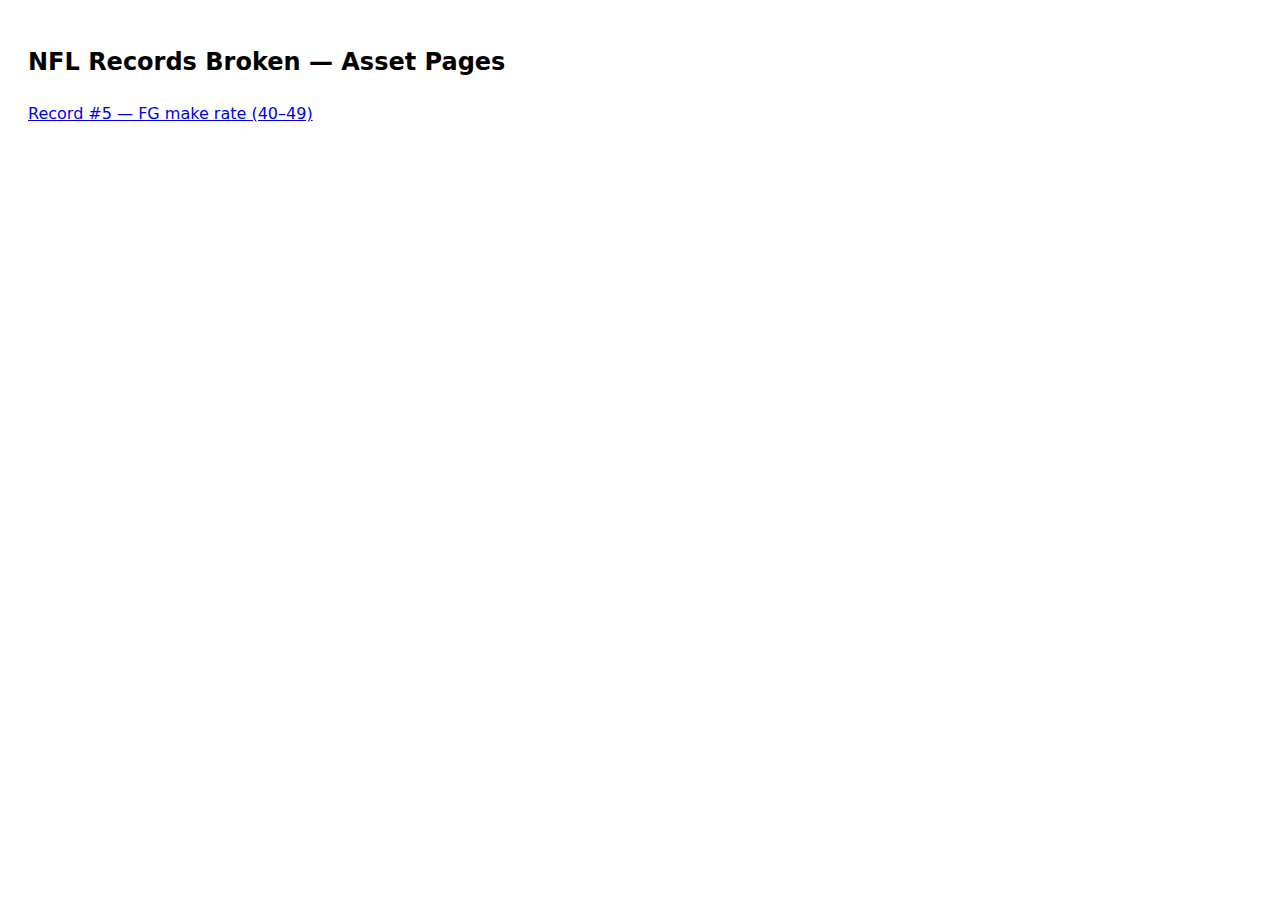
<file: docs/index.html>
<!doctype html>
<html>
<head>
  <meta charset="utf-8" />
  <meta name="viewport" content="width=device-width, initial-scale=1" />
  <title>NFL Records Broken (Assets)</title>
  <style>
    body{font-family:system-ui, -apple-system, Segoe UI, Roboto, Arial; padding:20px;}
    a{display:block; padding:8px 0;}
  </style>
</head>
<body>
  <h2>NFL Records Broken — Asset Pages</h2>
  <a href="./records/05-fg-40-49-rate.html">Record #5 — FG make rate (40–49)</a>
</body>
</html>
</file>
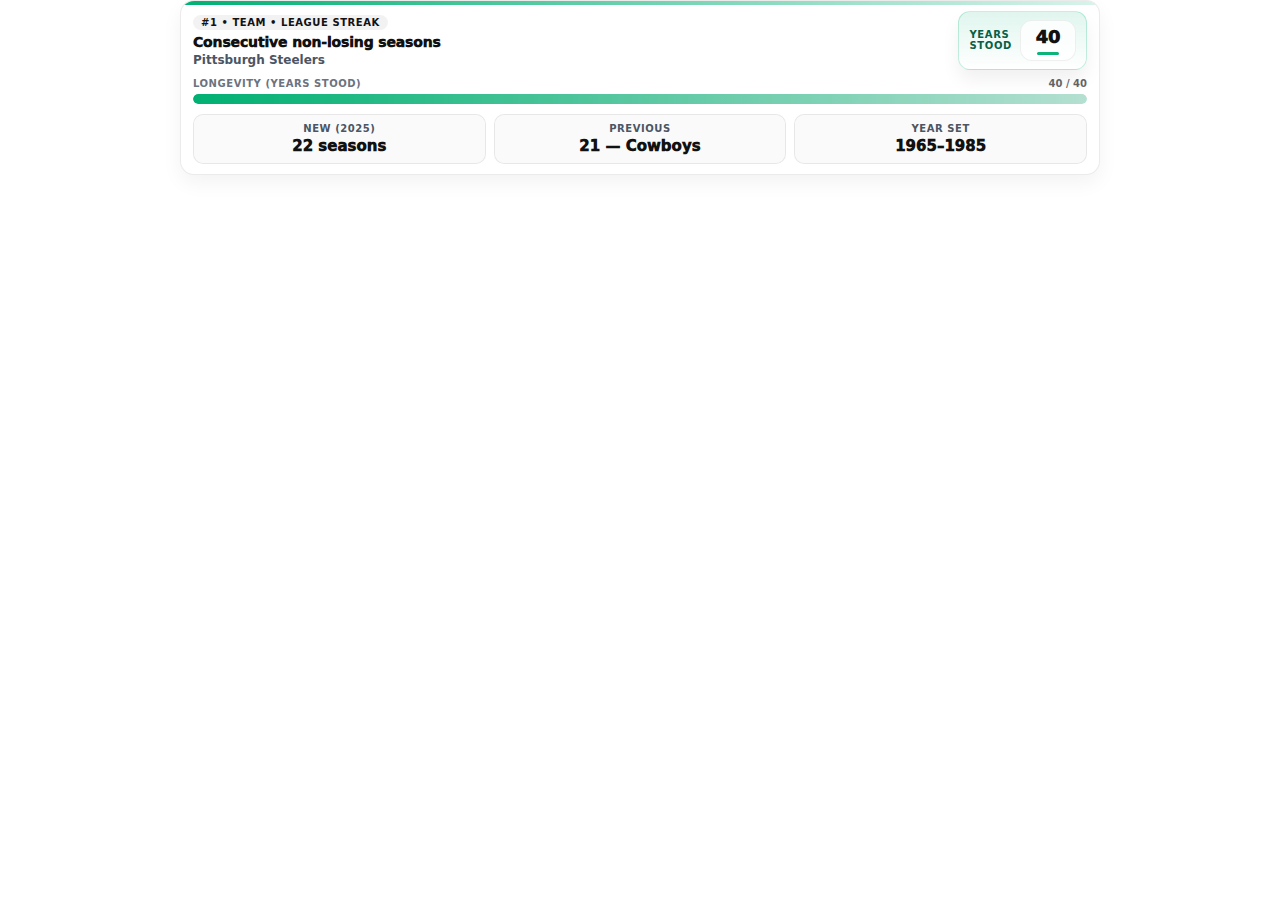
<file: docs/records/01-steelers-streak.html>
<!doctype html>
<html lang="en">
<head>
  <meta charset="utf-8" />
  <meta name="viewport" content="width=device-width,initial-scale=1" />
  <link rel="stylesheet" href="../css/record-card.css" />
</head>
<body>
  <div class="anr">
    <div class="anr-env">
      <div class="anr-env-head">
        <div>
          <div class="pill">#1 • Team • League Streak</div>
          <h3>Consecutive non-losing seasons</h3>
          <p class="subline">Pittsburgh Steelers</p>
        </div>

        <div class="anr-years" aria-label="Years stood">
          <div class="label">Years<br>stood</div>
          <div class="num">40</div>
        </div>
      </div>

      <div class="anr-bar-wrap" aria-label="Longevity meter">
        <div class="bar-row">
          <small class="bar-label">Longevity (Years Stood)</small>
          <small class="bar-right">40 / 40</small>
        </div>
        <div class="anr-bar"><span style="width:100%;"></span></div>
      </div>

      <div class="anr-env-metrics">
        <div class="anr-env-box"><div class="k">New (2025)</div><div class="v">22 seasons</div></div>
        <div class="anr-env-box"><div class="k">Previous</div><div class="v">21 — Cowboys</div></div>
        <div class="anr-env-box"><div class="k">Year set</div><div class="v">1965–1985</div></div>
      </div>
    </div>
  </div>
</body>
</html>
</file>
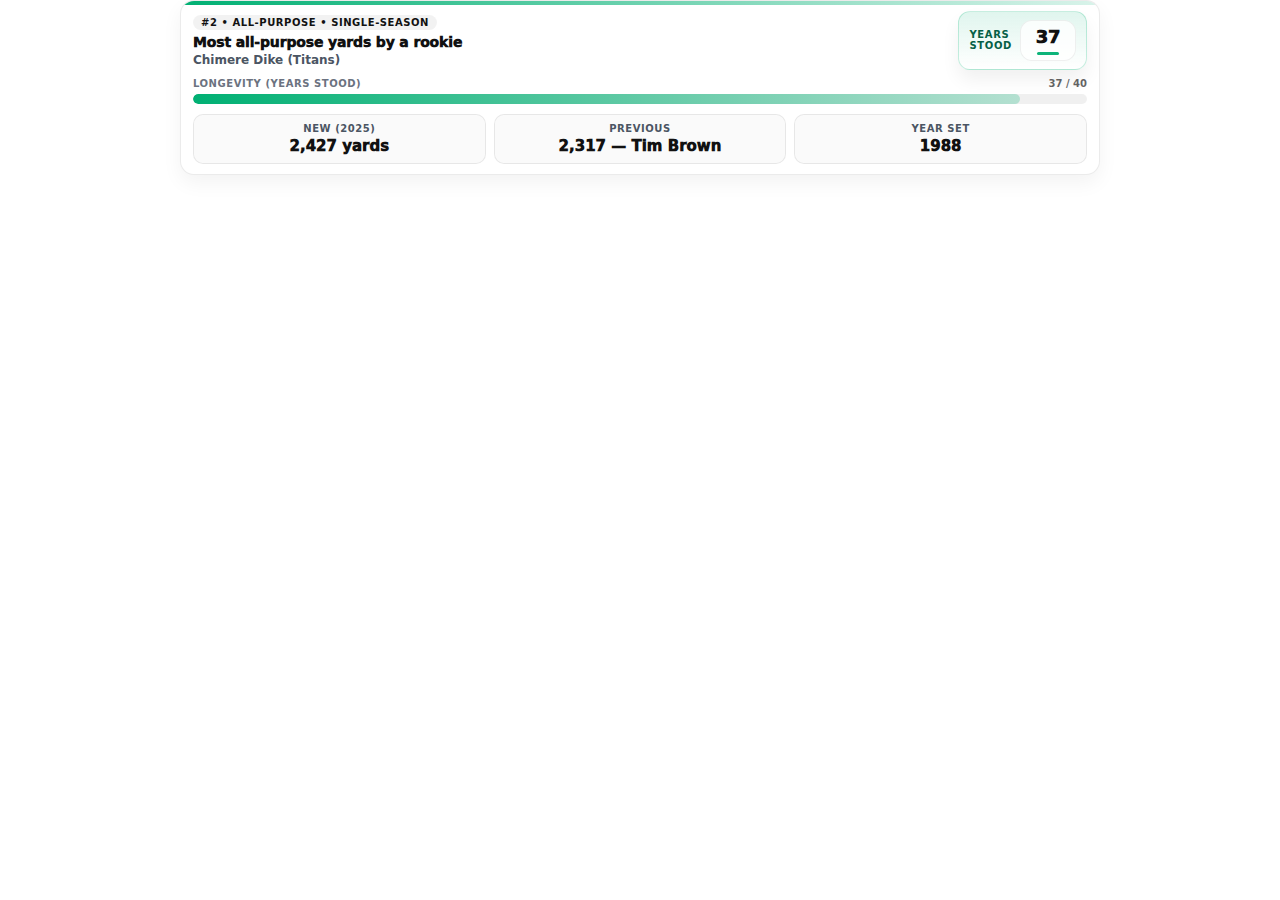
<file: docs/records/02-dike-allpurpose.html>
<!doctype html>
<html lang="en">
<head>
  <meta charset="utf-8" />
  <meta name="viewport" content="width=device-width,initial-scale=1" />
  <link rel="stylesheet" href="../css/record-card.css" />
</head>
<body>
  <div class="anr">
    <div class="anr-env">
      <div class="anr-env-head">
        <div>
          <div class="pill">#2 • All-Purpose • Single-Season</div>
          <h3>Most all-purpose yards by a rookie</h3>
          <p class="subline">Chimere Dike (Titans)</p>
        </div>

        <div class="anr-years" aria-label="Years stood">
          <div class="label">Years<br>stood</div>
          <div class="num">37</div>
        </div>
      </div>

      <div class="anr-bar-wrap" aria-label="Longevity meter">
        <div class="bar-row">
          <small class="bar-label">Longevity (Years Stood)</small>
          <small class="bar-right">37 / 40</small>
        </div>
        <div class="anr-bar"><span style="width:92.5%;"></span></div>
      </div>

      <div class="anr-env-metrics">
        <div class="anr-env-box"><div class="k">New (2025)</div><div class="v">2,427 yards</div></div>
        <div class="anr-env-box"><div class="k">Previous</div><div class="v">2,317 — Tim Brown</div></div>
        <div class="anr-env-box"><div class="k">Year set</div><div class="v">1988</div></div>
      </div>
    </div>
  </div>
</body>
</html>
</file>
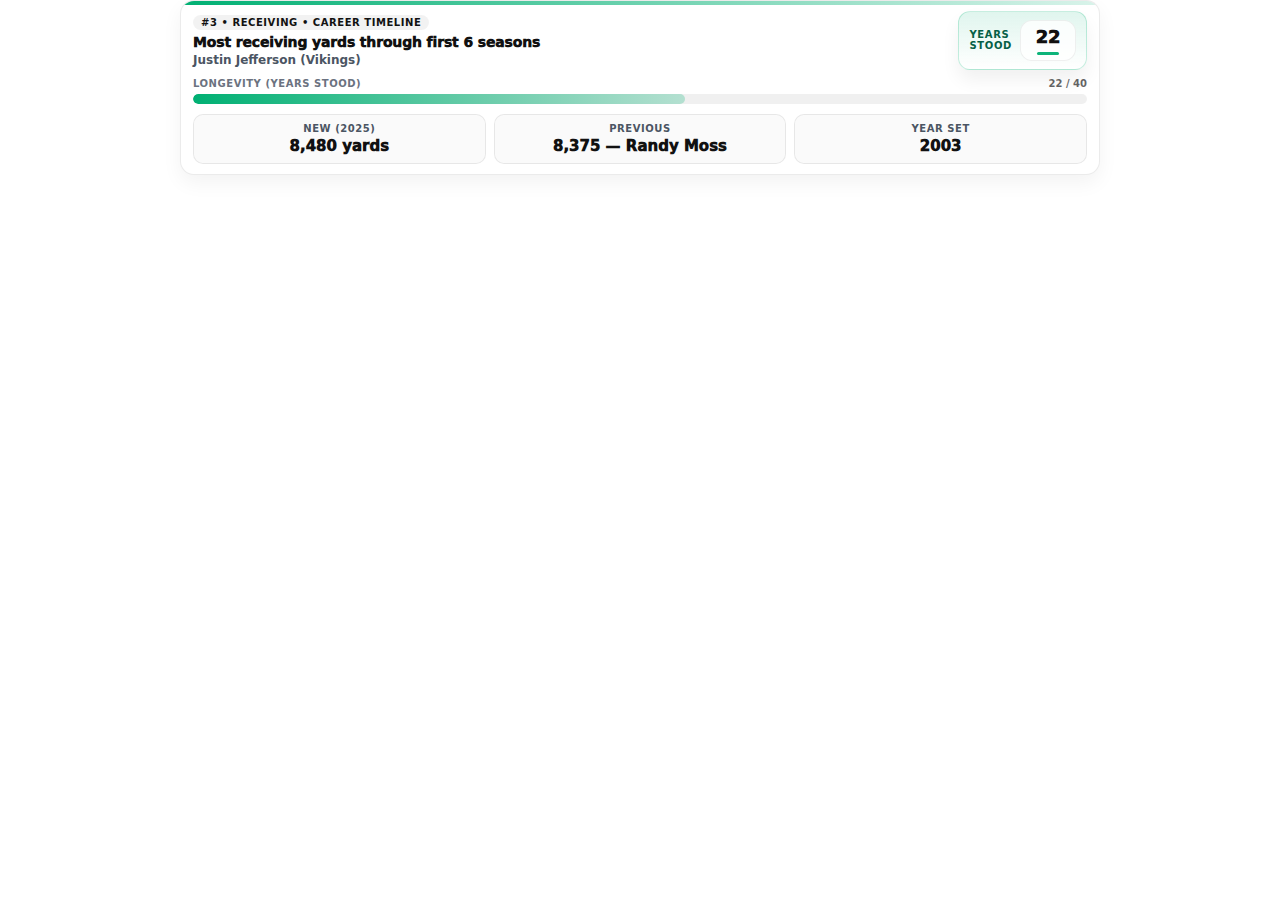
<file: docs/records/03-jefferson-6seasons.html>
<!doctype html>
<html lang="en">
<head>
  <meta charset="utf-8" />
  <meta name="viewport" content="width=device-width,initial-scale=1" />
  <link rel="stylesheet" href="../css/record-card.css" />
</head>
<body>
  <div class="anr">
    <div class="anr-env">
      <div class="anr-env-head">
        <div>
          <div class="pill">#3 • Receiving • Career Timeline</div>
          <h3>Most receiving yards through first 6 seasons</h3>
          <p class="subline">Justin Jefferson (Vikings)</p>
        </div>

        <div class="anr-years" aria-label="Years stood">
          <div class="label">Years<br>stood</div>
          <div class="num">22</div>
        </div>
      </div>

      <div class="anr-bar-wrap" aria-label="Longevity meter">
        <div class="bar-row">
          <small class="bar-label">Longevity (Years Stood)</small>
          <small class="bar-right">22 / 40</small>
        </div>
        <div class="anr-bar"><span style="width:55%;"></span></div>
      </div>

      <div class="anr-env-metrics">
        <div class="anr-env-box"><div class="k">New (2025)</div><div class="v">8,480 yards</div></div>
        <div class="anr-env-box"><div class="k">Previous</div><div class="v">8,375 — Randy Moss</div></div>
        <div class="anr-env-box"><div class="k">Year set</div><div class="v">2003</div></div>
      </div>
    </div>
  </div>
</body>
</html>
</file>
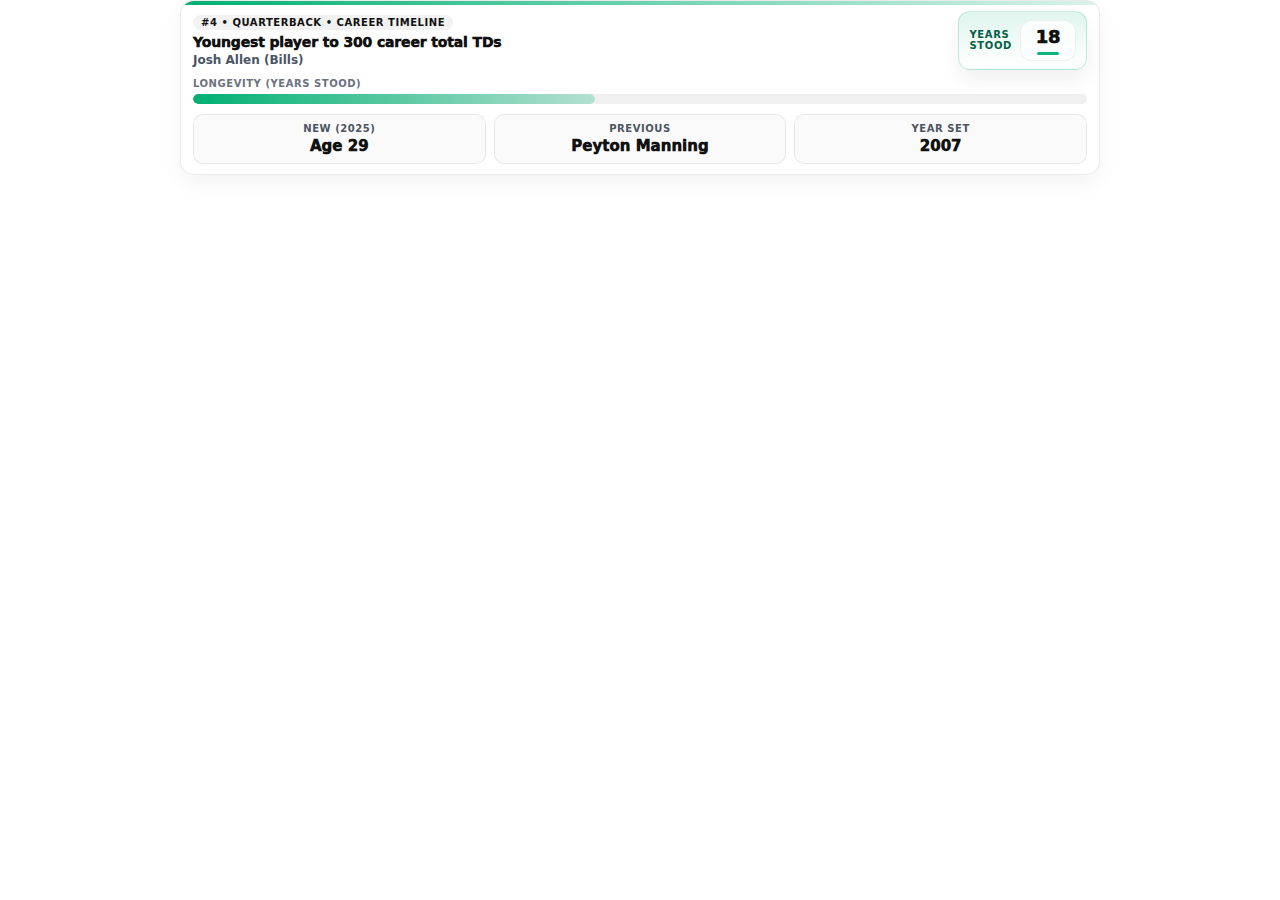
<file: docs/records/04-allen-300td.html>
<!doctype html>
<html lang="en">
<head>
  <meta charset="utf-8" />
  <meta name="viewport" content="width=device-width,initial-scale=1" />
  <link rel="stylesheet" href="../css/record-card.css" />
</head>
<body>
  <div class="anr-frame">
    <div class="anr-scroll">
      <div class="anr">
        <div class="anr-env">
          <div class="anr-env-head">
            <div>
              <div class="pill">#4 • Quarterback • Career Timeline</div>
              <h3>Youngest player to 300 career total TDs</h3>
              <p class="subline">Josh Allen (Bills)</p>
            </div>

            <div class="anr-years" aria-label="Years stood">
              <div class="label">Years<br>stood</div>
              <div class="num">18</div>
            </div>
          </div>

          <div class="anr-bar-wrap" aria-label="Longevity meter">
            <div class="bar-row">
              <small class="bar-label">Longevity (Years Stood)</small>
            </div>
            <div class="anr-bar"><span style="width:45%;"></span></div>
          </div>

          <div class="anr-env-metrics">
            <div class="anr-env-box"><div class="k">New (2025)</div><div class="v">Age 29</div></div>
            <div class="anr-env-box"><div class="k">Previous</div><div class="v">Peyton Manning</div></div>
            <div class="anr-env-box"><div class="k">Year set</div><div class="v">2007</div></div>
          </div>
        </div>
      </div>
    </div>
  </div>
</body>
</html>
</file>
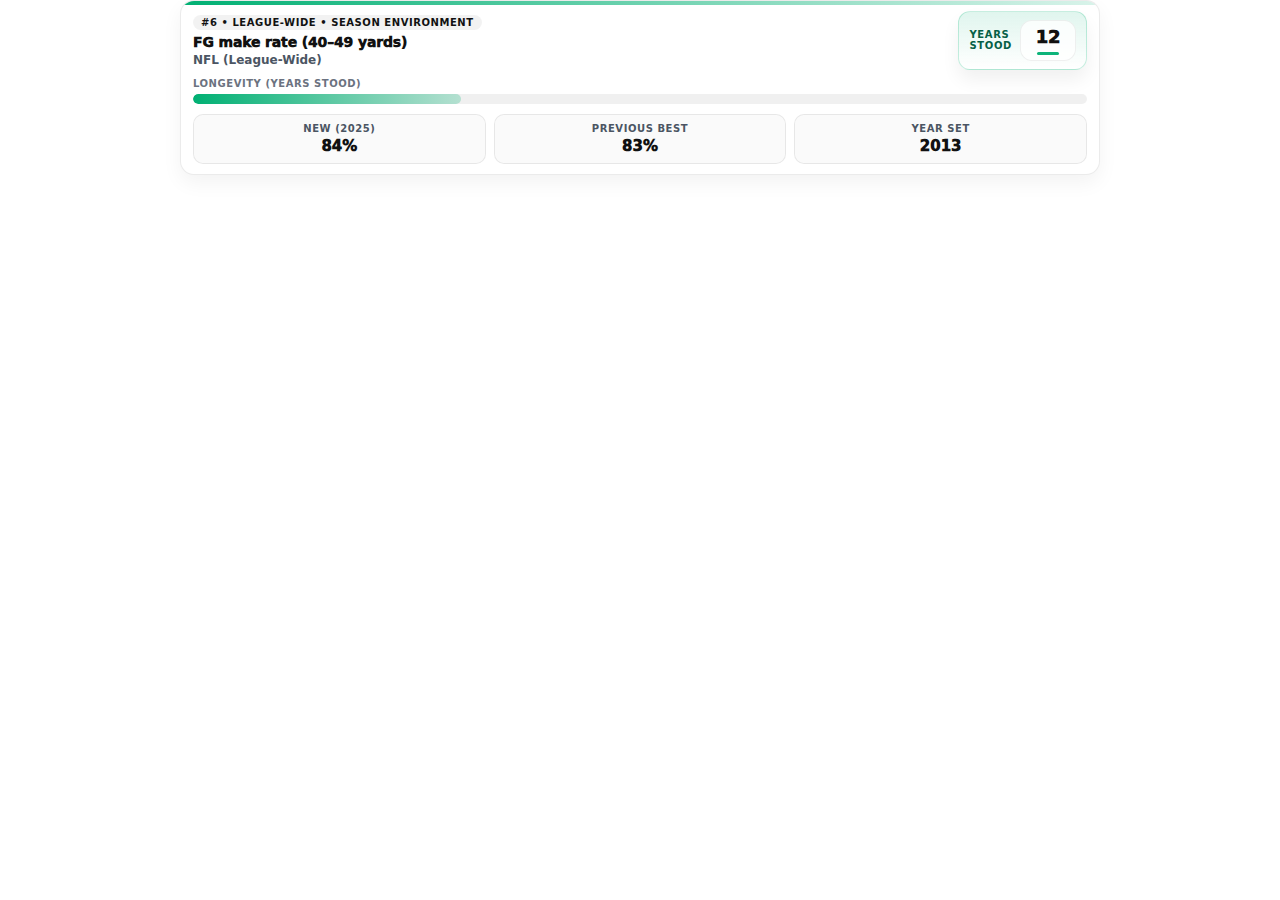
<file: docs/records/05-fg-40-49-rate.html>
<!doctype html>
<html lang="en">
<head>
  <meta charset="utf-8" />
  <meta name="viewport" content="width=device-width,initial-scale=1" />
  <link rel="stylesheet" href="../css/record-card.css" />
</head>
<body>
  <div class="anr-frame">
    <div class="anr-scroll">
      <div class="anr">
        <div class="anr-env">
          <div class="anr-env-head">
            <div>
              <div class="pill">#6 • League-Wide • Season Environment</div>
              <h3>FG make rate (40–49 yards)</h3>
              <p class="subline">NFL (League-Wide)</p>
            </div>

            <div class="anr-years" aria-label="Years stood">
              <div class="label">Years<br>stood</div>
              <div class="num">12</div>
            </div>
          </div>

          <div class="anr-bar-wrap" aria-label="Longevity meter">
            <div class="bar-row">
              <small class="bar-label">Longevity (Years Stood)</small>
            </div>
            <div class="anr-bar"><span style="width:30%;"></span></div>
          </div>

          <div class="anr-env-metrics">
            <div class="anr-env-box"><div class="k">New (2025)</div><div class="v">84%</div></div>
            <div class="anr-env-box"><div class="k">Previous best</div><div class="v">83%</div></div>
            <div class="anr-env-box"><div class="k">Year set</div><div class="v">2013</div></div>
          </div>
        </div>
      </div>
    </div>
  </div>
</body>
</html>
</file>
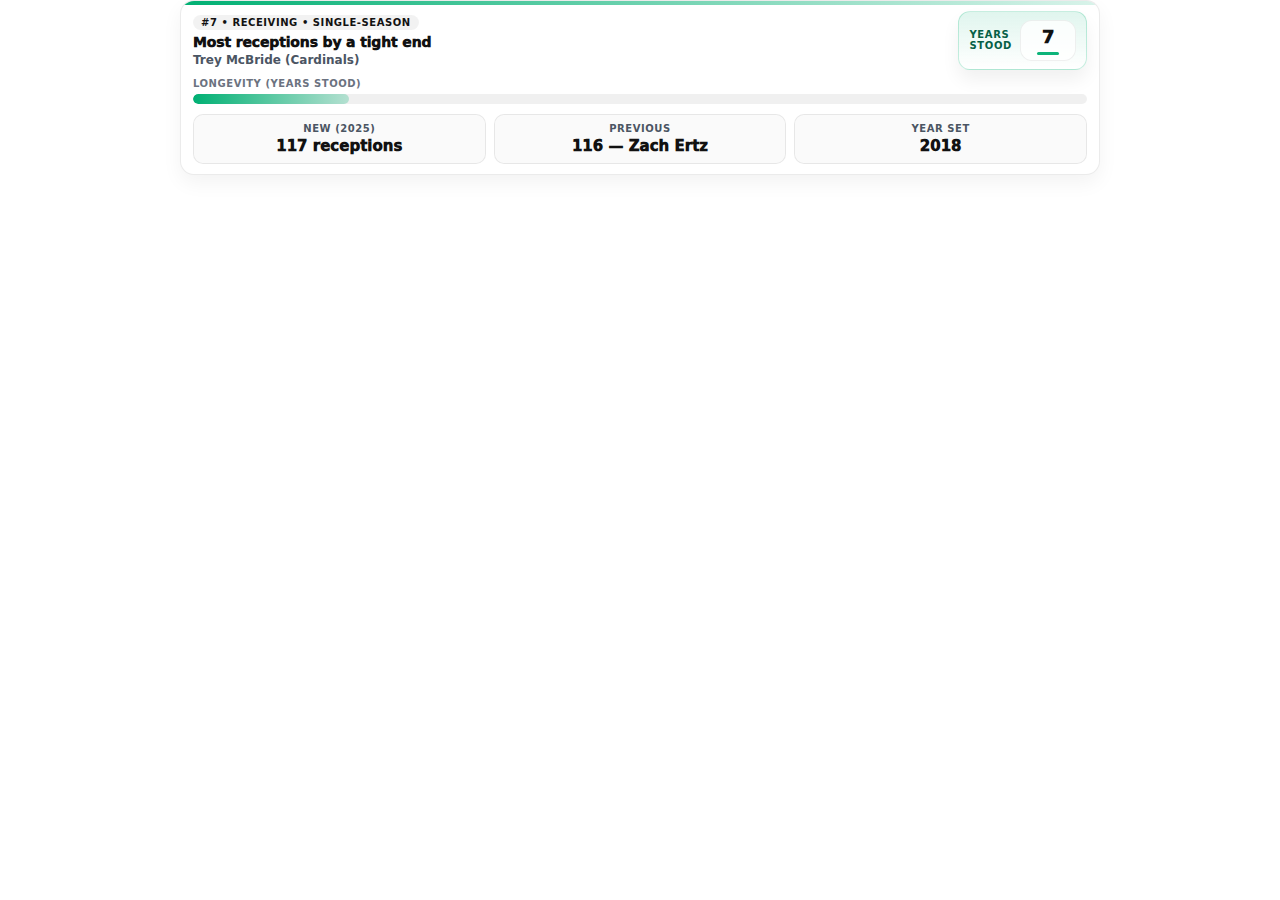
<file: docs/records/06-mcbride-receptions.html>
<!doctype html>
<html lang="en">
<head>
  <meta charset="utf-8" />
  <meta name="viewport" content="width=device-width,initial-scale=1" />
  <link rel="stylesheet" href="../css/record-card.css" />
</head>
<body>
  <div class="anr-frame">
    <div class="anr-scroll">
      <div class="anr">
        <div class="anr-env">
          <div class="anr-env-head">
            <div>
              <div class="pill">#7 • Receiving • Single-Season</div>
              <h3>Most receptions by a tight end</h3>
              <p class="subline">Trey McBride (Cardinals)</p>
            </div>

            <div class="anr-years" aria-label="Years stood">
              <div class="label">Years<br>stood</div>
              <div class="num">7</div>
            </div>
          </div>

          <div class="anr-bar-wrap" aria-label="Longevity meter">
            <div class="bar-row">
              <small class="bar-label">Longevity (Years Stood)</small>
            </div>
            <div class="anr-bar"><span style="width:17.5%;"></span></div>
          </div>

          <div class="anr-env-metrics">
            <div class="anr-env-box"><div class="k">New (2025)</div><div class="v">117 receptions</div></div>
            <div class="anr-env-box"><div class="k">Previous</div><div class="v">116 — Zach Ertz</div></div>
            <div class="anr-env-box"><div class="k">Year set</div><div class="v">2018</div></div>
          </div>
        </div>
      </div>
    </div>
  </div>
</body>
</html>
</file>
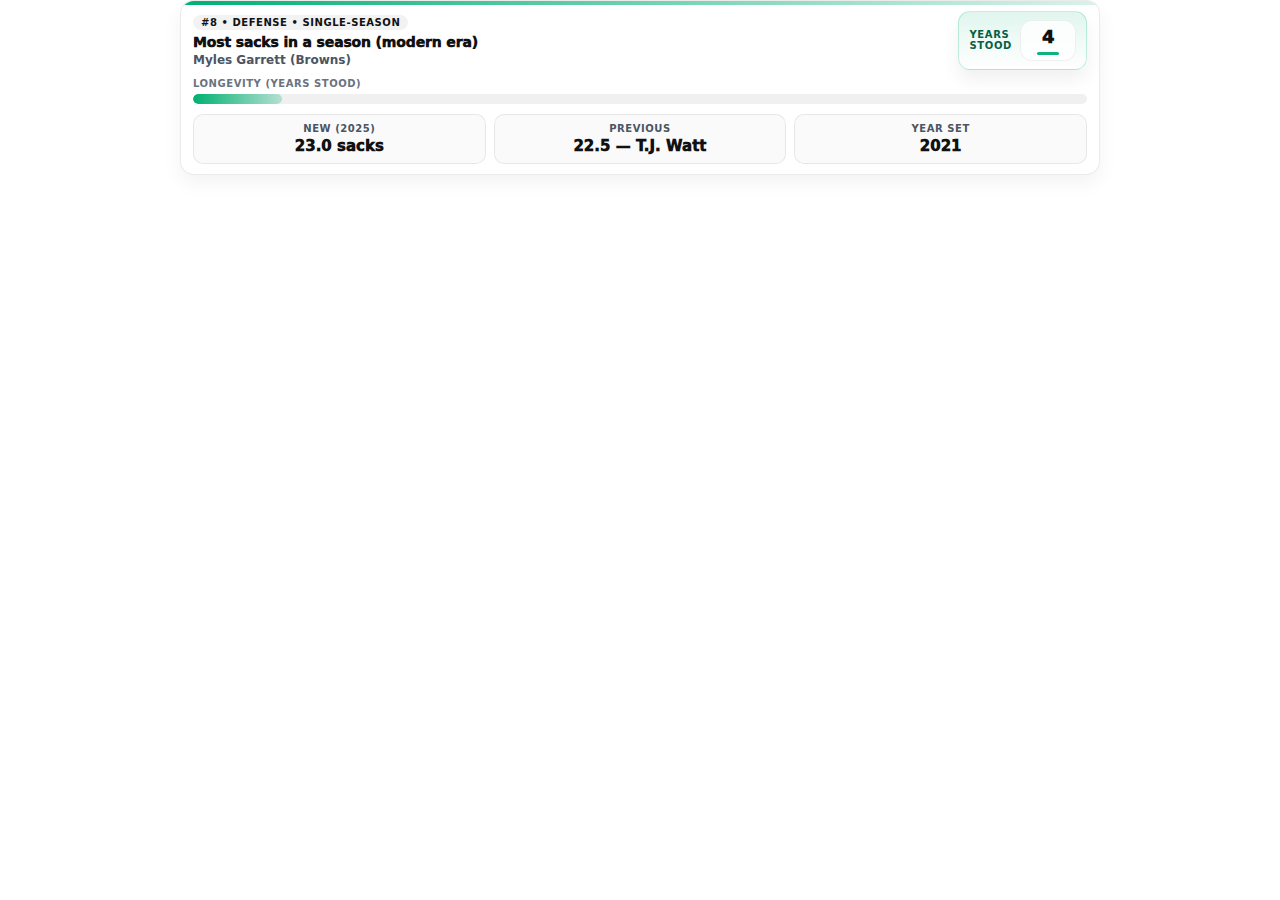
<file: docs/records/07-garrett-sacks.html>
<!doctype html>
<html lang="en">
<head>
  <meta charset="utf-8" />
  <meta name="viewport" content="width=device-width,initial-scale=1" />
  <link rel="stylesheet" href="../css/record-card.css" />
</head>
<body>
  <div class="anr-frame">
    <div class="anr-scroll">
      <div class="anr">
        <div class="anr-env">
          <div class="anr-env-head">
            <div>
              <div class="pill">#8 • Defense • Single-Season</div>
              <h3>Most sacks in a season (modern era)</h3>
              <p class="subline">Myles Garrett (Browns)</p>
            </div>

            <div class="anr-years" aria-label="Years stood">
              <div class="label">Years<br>stood</div>
              <div class="num">4</div>
            </div>
          </div>

          <div class="anr-bar-wrap" aria-label="Longevity meter">
            <div class="bar-row">
              <small class="bar-label">Longevity (Years Stood)</small>
            </div>
            <div class="anr-bar"><span style="width:10%;"></span></div>
          </div>

          <div class="anr-env-metrics">
            <div class="anr-env-box"><div class="k">New (2025)</div><div class="v">23.0 sacks</div></div>
            <div class="anr-env-box"><div class="k">Previous</div><div class="v">22.5 — T.J. Watt</div></div>
            <div class="anr-env-box"><div class="k">Year set</div><div class="v">2021</div></div>
          </div>
        </div>
      </div>
    </div>
  </div>
</body>
</html>
</file>
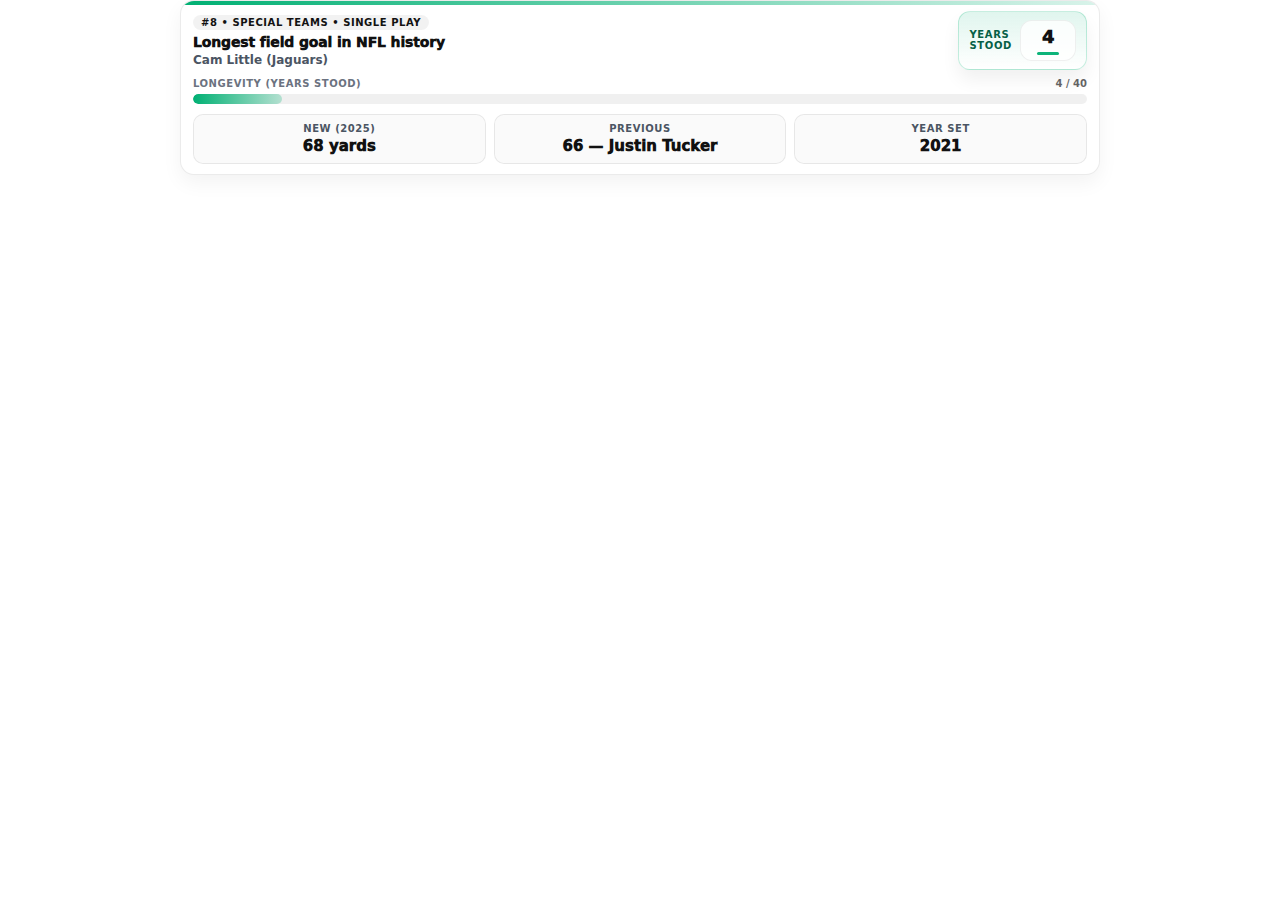
<file: docs/records/08-camlittle-68.html>
<!doctype html>
<html lang="en">
<head>
  <meta charset="utf-8" />
  <meta name="viewport" content="width=device-width,initial-scale=1" />
  <link rel="stylesheet" href="../css/record-card.css" />
</head>
<body>
  <div class="anr-frame">
    <div class="anr-scroll">
      <div class="anr">
        <div class="anr-env">
          <div class="anr-env-head">
            <div>
              <div class="pill">#8 • Special Teams • Single Play</div>
              <h3>Longest field goal in NFL history</h3>
              <p class="subline">Cam Little (Jaguars)</p>
            </div>

            <div class="anr-years" aria-label="Years stood">
              <div class="label">Years<br>stood</div>
              <div class="num">4</div>
            </div>
          </div>

          <div class="anr-bar-wrap" aria-label="Longevity meter">
            <div class="bar-row">
              <small class="bar-label">Longevity (Years Stood)</small>
              <small class="bar-right">4 / 40</small>
            </div>
            <div class="anr-bar"><span style="width:10%;"></span></div>
          </div>

          <div class="anr-env-metrics">
            <div class="anr-env-box"><div class="k">New (2025)</div><div class="v">68 yards</div></div>
            <div class="anr-env-box"><div class="k">Previous</div><div class="v">66 — Justin Tucker</div></div>
            <div class="anr-env-box"><div class="k">Year set</div><div class="v">2021</div></div>
          </div>
        </div>
      </div>
    </div>
  </div>
</body>
</html>
</file>
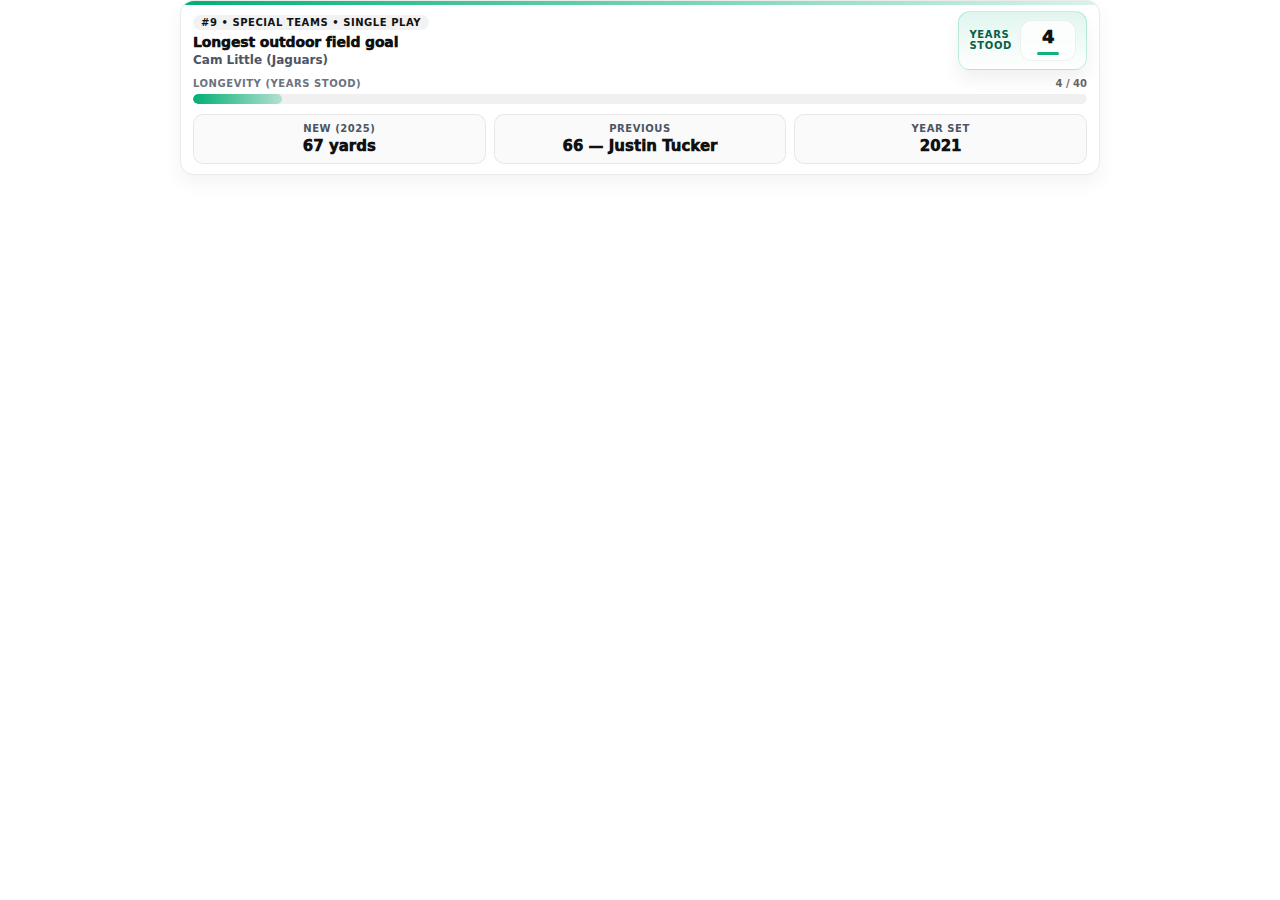
<file: docs/records/09-camlittle-67-outdoor.html>
<!doctype html>
<html lang="en">
<head>
  <meta charset="utf-8" />
  <meta name="viewport" content="width=device-width,initial-scale=1" />
  <link rel="stylesheet" href="../css/record-card.css" />
</head>
<body>
  <div class="anr">
    <div class="anr-env">
      <div class="anr-env-head">
        <div>
          <div class="pill">#9 • Special Teams • Single Play</div>
          <h3>Longest outdoor field goal</h3>
          <p class="subline">Cam Little (Jaguars)</p>
        </div>

        <div class="anr-years" aria-label="Years stood">
          <div class="label">Years<br>stood</div>
          <div class="num">4</div>
        </div>
      </div>

      <div class="anr-bar-wrap" aria-label="Longevity meter">
        <div class="bar-row">
          <small class="bar-label">Longevity (Years Stood)</small>
          <small class="bar-right">4 / 40</small>
        </div>
        <div class="anr-bar"><span style="width:10%;"></span></div>
      </div>

      <div class="anr-env-metrics">
        <div class="anr-env-box"><div class="k">New (2025)</div><div class="v">67 yards</div></div>
        <div class="anr-env-box"><div class="k">Previous</div><div class="v">66 — Justin Tucker</div></div>
        <div class="anr-env-box"><div class="k">Year set</div><div class="v">2021</div></div>
      </div>
    </div>
  </div>
</body>
</html>
</file>
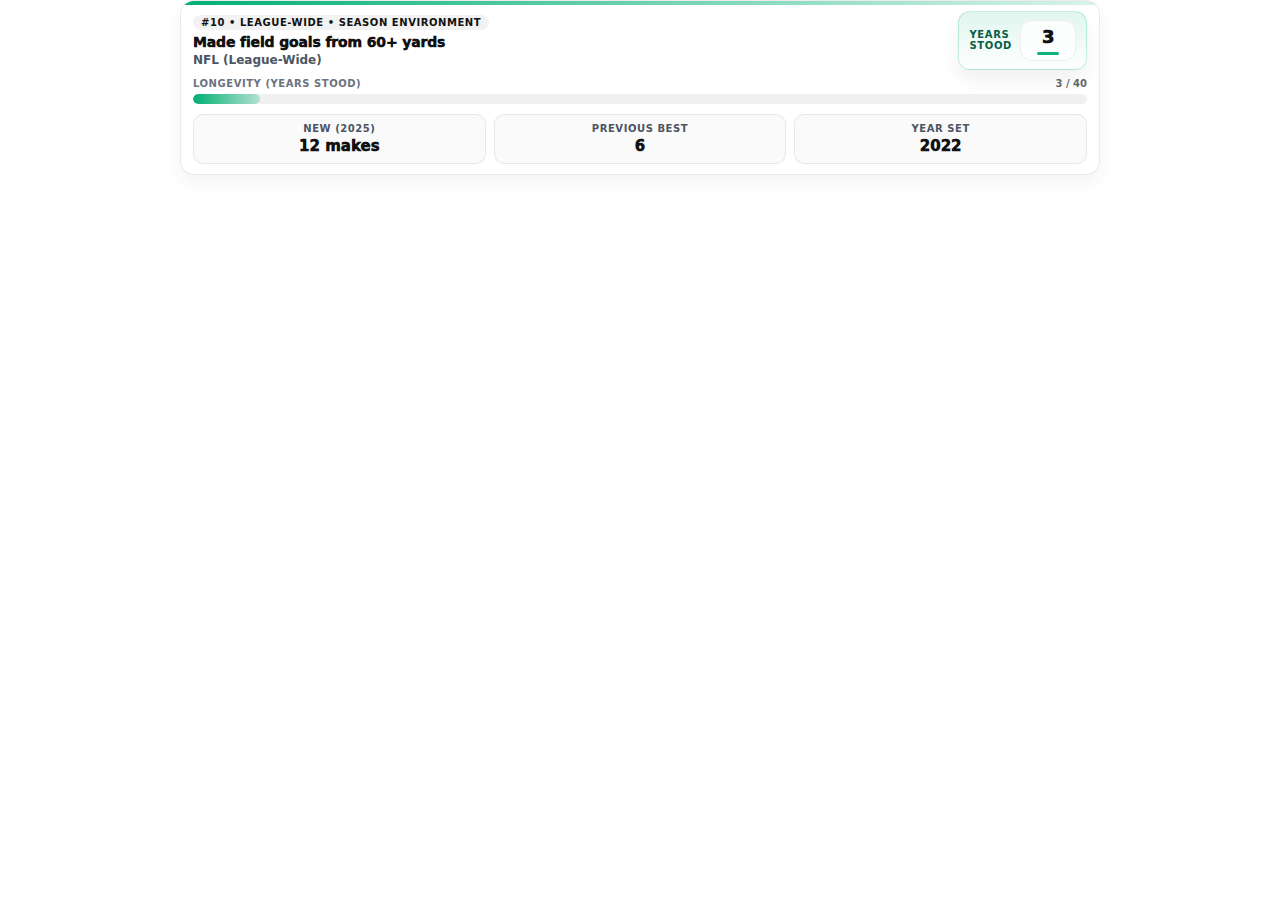
<file: docs/records/10-league-60plus.html>
<!doctype html>
<html lang="en">
<head>
  <meta charset="utf-8" />
  <meta name="viewport" content="width=device-width,initial-scale=1" />
  <link rel="stylesheet" href="../css/record-card.css" />
</head>
<body>
  <div class="anr">
    <div class="anr-env">
      <div class="anr-env-head">
        <div>
          <div class="pill">#10 • League-Wide • Season Environment</div>
          <h3>Made field goals from 60+ yards</h3>
          <p class="subline">NFL (League-Wide)</p>
        </div>

        <div class="anr-years" aria-label="Years stood">
          <div class="label">Years<br>stood</div>
          <div class="num">3</div>
        </div>
      </div>

      <div class="anr-bar-wrap" aria-label="Longevity meter">
        <div class="bar-row">
          <small class="bar-label">Longevity (Years Stood)</small>
          <small class="bar-right">3 / 40</small>
        </div>
        <div class="anr-bar"><span style="width:7.5%;"></span></div>
      </div>

      <div class="anr-env-metrics">
        <div class="anr-env-box"><div class="k">New (2025)</div><div class="v">12 makes</div></div>
        <div class="anr-env-box"><div class="k">Previous best</div><div class="v">6</div></div>
        <div class="anr-env-box"><div class="k">Year set</div><div class="v">2022</div></div>
      </div>
    </div>
  </div>
</body>
</html>
</file>
<file: docs/css/record-card.css>
/* =========================================
   ACTION NETWORK — RECORD ENV MODULE (Static)
   ✅ Fit-to-200px (no scrolling) + tighter typography
   ========================================= */

:root{
  --an-ink:#111;
  --an-sub:#4b5563;
  --an-line:rgba(0,0,0,.08);
  --an-card:#fff;
  --an-accent:#00B073;
  --an-accent-soft:rgba(0,176,115,.12);
}

/* IMPORTANT: prevent the iframe/page itself from scrolling */
html, body{ height: 100%; }

body{
  margin:0;
  background:transparent;
  color:var(--an-ink);
  font-family: ui-sans-serif, system-ui, -apple-system, Segoe UI, Roboto, Arial, "Apple Color Emoji","Segoe UI Emoji";
  overflow: hidden; /* ✅ no iframe/page scroll */
}

/* The fixed-height viewport inside the iframe (set iframe height to 200) */
.anr-frame{
  height: 200px;
  overflow: hidden;
}

/* No internal scroll — we want content to fit */
.anr-scroll{
  height: 200px;
  overflow: hidden;
  overflow-x: hidden;
  padding: 0;
}

/* (Scrollbar styles kept for safety, but won't appear since overflow is hidden) */
.anr-scroll{
  scrollbar-width: thin;
  scrollbar-color: rgba(0,176,115,.45) rgba(0,0,0,.06);
}
.anr-scroll::-webkit-scrollbar{ width: 6px; }
.anr-scroll::-webkit-scrollbar-thumb{
  background: rgba(0,176,115,.45);
  border-radius: 999px;
}
.anr-scroll::-webkit-scrollbar-track{
  background: rgba(0,0,0,.06);
  border-radius: 999px;
}

.anr{
  max-width: 920px;
  margin: 0 auto;
  width: 100%;
  box-sizing: border-box;
}

.anr-env{
  background: var(--an-card);
  border: 1px solid var(--an-line);
  border-radius: 14px;
  padding: 10px 12px;              /* tightened */
  box-shadow: 0 8px 20px rgba(0,0,0,.05);
  position: relative;
  overflow: hidden;
}

.anr-env::before{
  content:"";
  position:absolute;
  top:0; left:0; right:0;
  height: 4px;
  background: linear-gradient(90deg, var(--an-accent), rgba(0,176,115,.15));
}

.anr-env-head{
  display:flex;
  justify-content:space-between;
  align-items:flex-start;
  gap: 10px;                         /* tightened */
  flex-wrap: wrap;
}

.anr-env h3{
  margin:0;
  font-size: 14px;                   /* tightened */
  font-weight: 950;                  /* slightly less heavy than 1000 */
  letter-spacing: -.15px;
  line-height: 1.15;                 /* helps fit */
}

.subline{
  margin: 4px 0 0;                   /* tightened */
  font-weight: 850;                  /* tightened */
  font-size: 12px;                   /* tightened */
  color: var(--an-sub);
  line-height: 1.15;
}

.pill{
  display:inline-flex;
  align-items:center;
  padding: 2px 8px;                  /* tightened */
  border-radius: 999px;
  font-size: 10px;                   /* tightened */
  font-weight: 900;                  /* tightened */
  text-transform: uppercase;
  letter-spacing: .55px;
  background: rgba(0,0,0,.05);
  color: #111;
  margin-bottom: 4px;                /* tightened */
}

/* Years stood badge (smaller) */
.anr-years{
  display:flex;
  align-items:center;
  gap: 8px;                          /* tightened */
  padding: 8px 10px;                 /* tightened */
  border-radius: 12px;               /* tightened */
  background: linear-gradient(180deg, var(--an-accent-soft), rgba(255,255,255,.85));
  border: 1px solid rgba(0,176,115,.22);
  box-shadow: 0 10px 18px rgba(0,0,0,.06);
}

.anr-years .label{
  font-size: 10px;                   /* tightened */
  font-weight: 900;                  /* tightened */
  text-transform: uppercase;
  letter-spacing: .65px;
  color: #065f46;
  line-height: 1.05;
}

.anr-years .num{
  font-size: 18px;                   /* tightened */
  font-weight: 1000;                 /* tightened */
  letter-spacing: -.3px;
  color: var(--an-ink);
  padding: 5px 8px;                  /* tightened */
  border-radius: 12px;
  background: rgba(255,255,255,.8);
  border: 1px solid rgba(0,0,0,.06);
  min-width: 38px;                   /* tightened */
  text-align:center;
  position: relative;
}

.anr-years .num::after{
  content:"";
  display:block;
  width: 22px;                       /* tightened */
  height: 3px;
  background: var(--an-accent);
  border-radius: 2px;
  margin: 5px auto 0;                /* tightened */
  opacity: .95;
}

/* Longevity bar (tighter) */
.anr-bar-wrap{ margin-top: 8px; }    /* tightened */

.bar-row{
  display:flex;
  justify-content:space-between;
  align-items:center;
  margin-bottom: 5px;                /* tightened */
  gap: 10px;
}

.bar-label{
  font-size: 10px;                   /* tightened */
  font-weight: 900;                  /* tightened */
  color: #6b7280;
  text-transform: uppercase;
  letter-spacing: .55px;
}

.bar-right{
  font-size: 10px;                   /* tightened */
  font-weight: 900;                  /* tightened */
  color: var(--an-ink);
  opacity: .65;
}

.anr-bar{
  background: rgba(0,0,0,.06);
  border-radius: 999px;
  height: 10px;                      /* tightened */
  overflow: hidden;
}

.anr-bar > span{
  display:block;
  height:100%;
  background: linear-gradient(90deg, var(--an-accent), rgba(0,176,115,.25));
  border-radius: 999px;
}

/* Metric boxes (smaller) */
.anr-env-metrics{
  display:grid;
  grid-template-columns: repeat(3, 1fr);
  gap: 8px;                          /* tightened */
  margin-top: 10px;                  /* tightened */
}

.anr-env-box{
  border: 1px solid var(--an-line);
  border-radius: 10px;               /* tightened */
  padding: 8px 8px;                  /* tightened */
  background: rgba(0,0,0,.02);
  text-align: center;
}

.anr-env-box .k{
  font-size: 10px;                   /* tightened */
  font-weight: 900;                  /* tightened */
  color: var(--an-sub);
  text-transform: uppercase;
  letter-spacing: .55px;
}

.anr-env-box .v{
  font-size: 15px;                   /* tightened */
  font-weight: 950;                  /* tightened */
  margin-top: 4px;                   /* tightened */
  line-height: 1.1;
}

/* Only switch to stacked layout on truly small widths */
@media (max-width: 420px){
  .anr-env-metrics{ grid-template-columns: 1fr; }
  .anr-years{ width: 100%; justify-content: space-between; }
}
</file>
